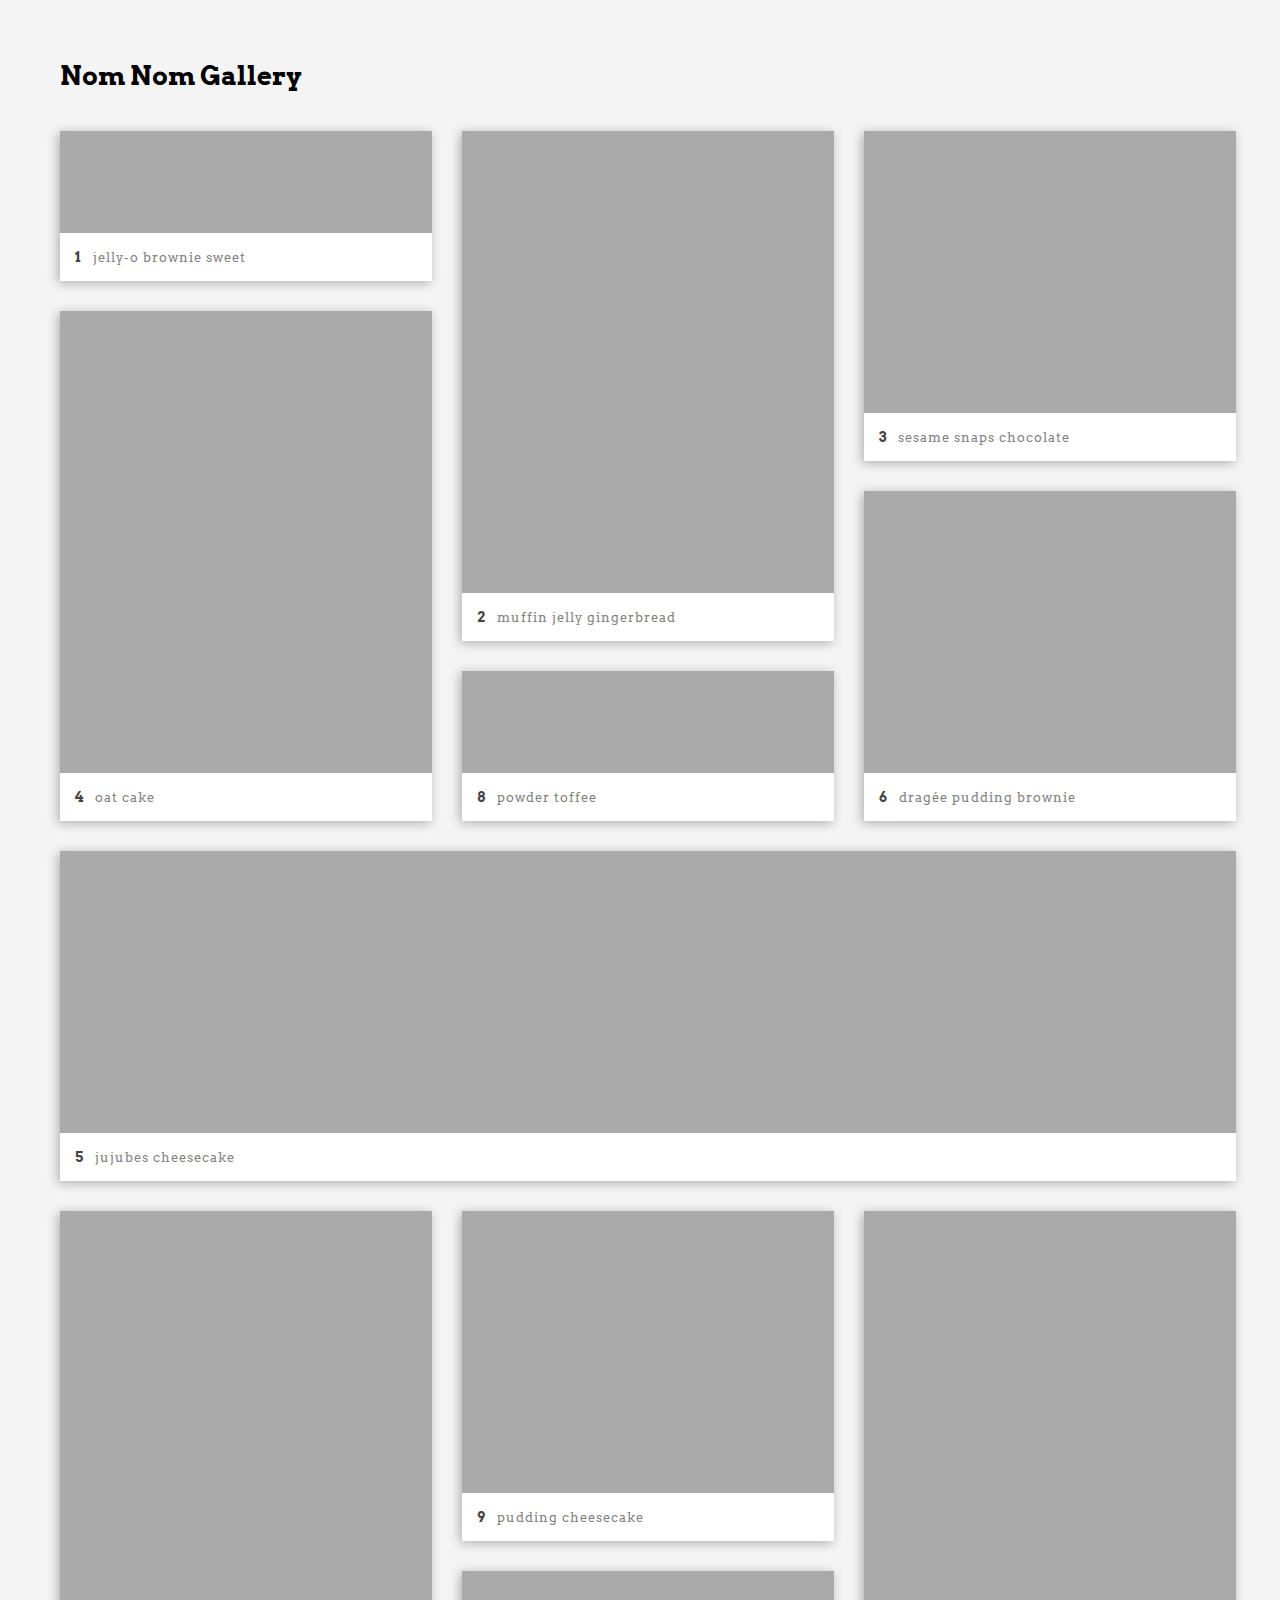
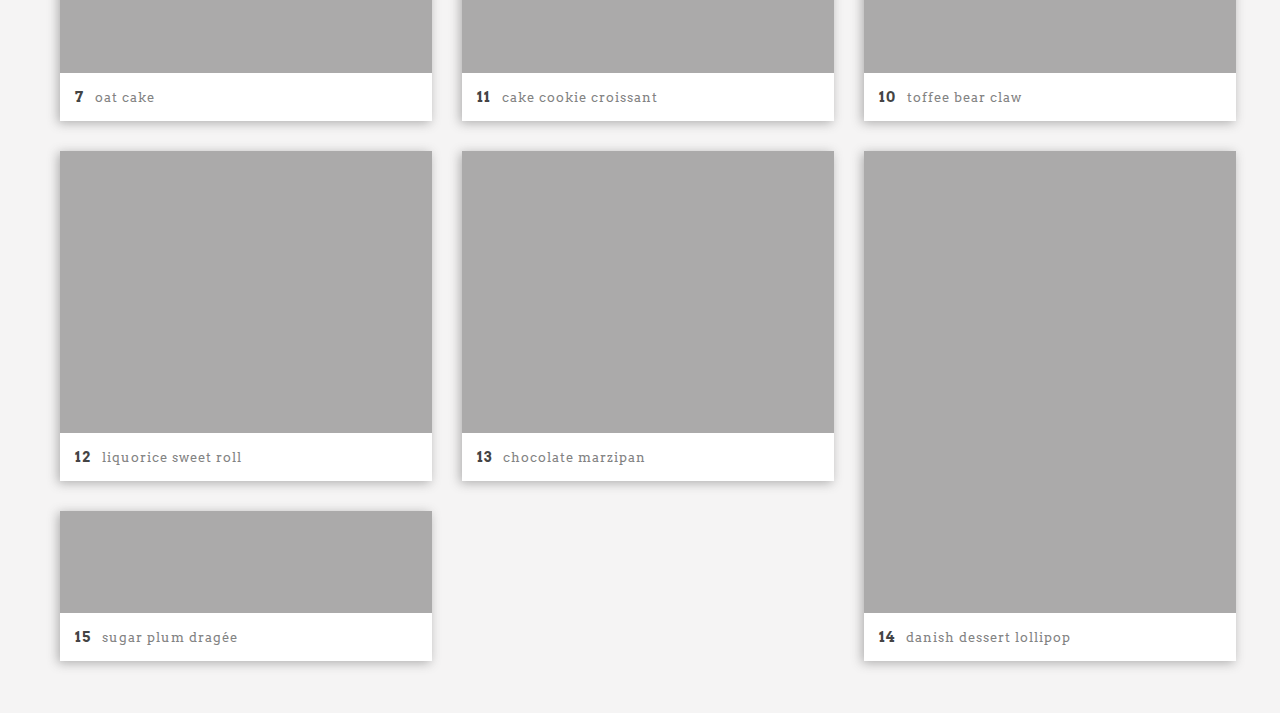
<file: gallery/index.html>
<!DOCTYPE html>
<html lang="en">
<head>
    <meta charset="UTF-8">
    <meta name="viewport" content="width=device-width, initial-scale=1.0">
    <meta http-equiv="X-UA-Compatible" content="ie=edge">
    <title>Document</title>
    <link rel="stylesheet" href="styles.css">
</head>
<body>

            <section class="section">
            <h1>Nom Nom Gallery</h1>
            <div class="grid">
                <div class="item">
                <div class="item__details">
                    jelly-o brownie sweet
                </div>
                </div>
                <div class="item item--large">
                <div class="item__details">
                    Muffin jelly gingerbread 
                </div>
                </div>
                <div class="item item--medium">
                <div class="item__details">
                    sesame snaps chocolate
                </div>
                </div>
                <div class="item item--large">
                <div class="item__details">
                    Oat cake
                </div>
                </div>
                <div class="item item--full">
                <div class="item__details">
                    jujubes cheesecake
                </div>
                </div>
                <div class="item item--medium">
                <div class="item__details">
                    Dragée pudding brownie
                </div>
                </div>
                <div class="item item--large">
                <div class="item__details">
                    Oat cake
                </div>
                </div>
                <div class="item">
                <div class="item__details">
                    powder toffee
                </div>
                </div>
                <div class="item item--medium">
                <div class="item__details">
                    pudding cheesecake
                </div>
                </div>
                <div class="item item--large">
                <div class="item__details">
                    toffee bear claw 
                </div>
                </div>
                <div class="item">
                <div class="item__details">
                    cake cookie croissant
                </div>
                </div>
                <div class="item item--medium">
                <div class="item__details">
                    liquorice sweet roll
                </div>
                </div>
                <div class="item item--medium">
                <div class="item__details">
                    chocolate marzipan
                </div>
                </div>
                <div class="item item--large">
                <div class="item__details">
                    danish dessert lollipop
                </div>
                </div>
                <div class="item">
                <div class="item__details">
                    sugar plum dragée
                </div>
                </div>
            </div>
            </div>
    
</body>
</html>
</file>
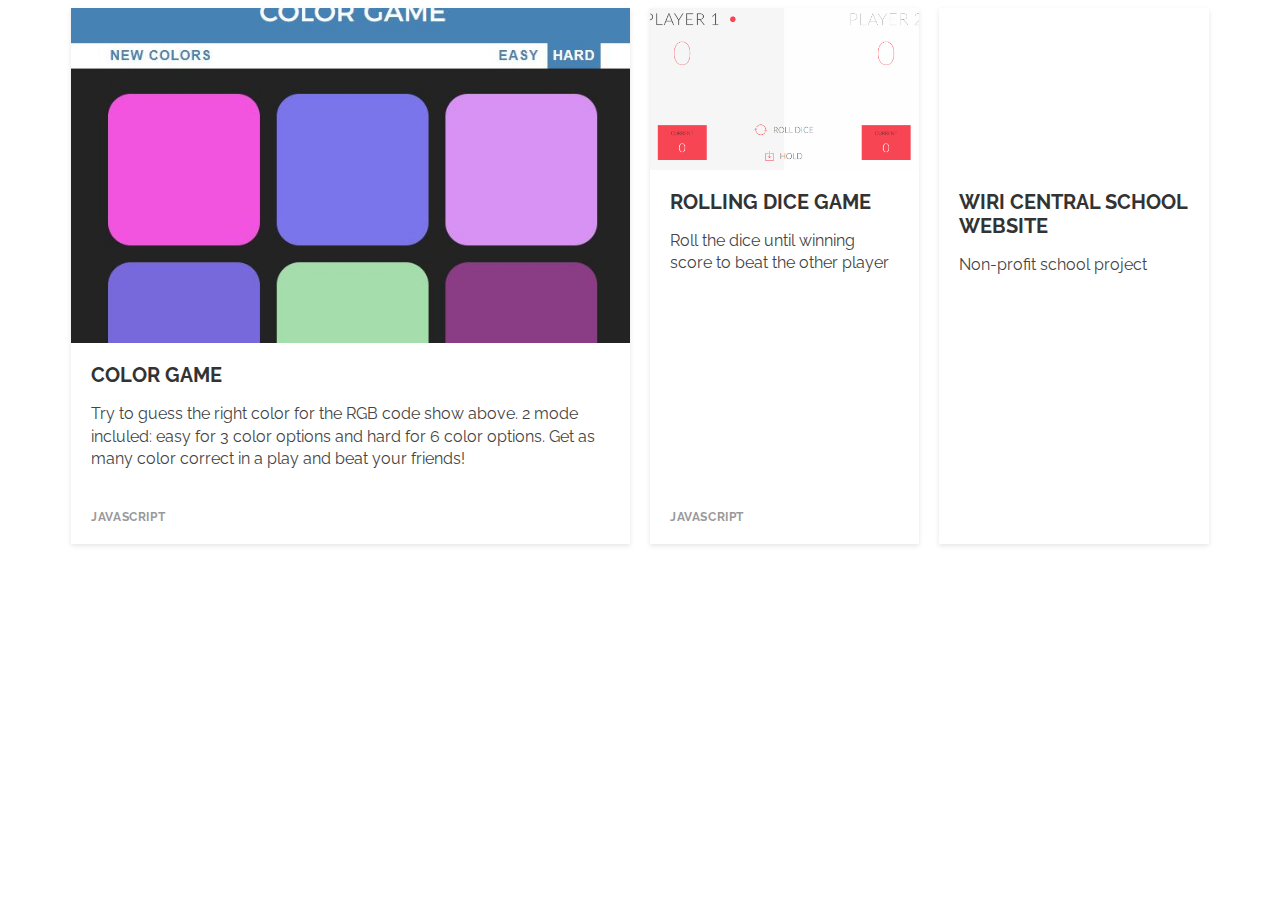
<file: projects/index.html>
<!DOCTYPE html>
<html lang="en">
<head>
    <meta charset="UTF-8">
    <meta name="viewport" content="width=device-width, initial-scale=1.0">
    <meta http-equiv="X-UA-Compatible" content="ie=edge">
    <title>Document</title>
    <link rel="stylesheet" href="styles.css">
    <link href="https://fonts.googleapis.com/css?family=Raleway:200,300,400,500,600,700,800" rel="stylesheet">
</head>
<body>
    <!-- Wrapper for card layout -->
    <div class="band">
        
        <!--  Grid item containing card 1 -->
        <div class="item-1">
        <a href="color-game" target="_blank" class="card">
            <div class="thumb" style="background-image: url('../img/color-game-tn.JPG');"></div>
            <article>
            <h1>COLOR GAME</h1>
            <p>Try to guess the right color for the RGB code show above. 2 mode incluled: easy for 3 color options and hard for 6 color options. Get as many color correct in a play and beat your friends!</p>
            <span>JavaScript</span>
            </article>
        </a>
        </div>
        
        <!--  Grid item containing card 2 -->
        <div class="item-2">
        <a href="pig-game" target="_blank" class="card">
            <div class="thumb" style="background-image: url('../img/pig-game-tn.png');"></div>
            <article>
            <h1>ROLLING DICE GAME</h1>
            <p>Roll the dice until winning score to beat the other player</p>
            <span>JavaScript</span>
            </article>
        </a>
        </div>
        
        <!--  Grid item containing card 3 -->
        <div class="item-3">
        <a href="http://www.wiricentral.website" class="card" target="blank">
            <div class="thumb"></div>
            <article>
            <h1>WIRI CENTRAL SCHOOL WEBSITE</h1>
            <P>Non-profit school project</P>
            <span></span>
            </article>
        </a>
        </div>
        
         <!-- Grid item containing a card 4
        <div class="item-4">
        <a href="#" class="card">
            <div class="thumb"></div>
            <article>
            <h1>Title</h1>
            <span>Author</span>
            </article>
        </a>
        </div>
        
         Grid item containing a card 5
        <div class="item-5">
        <a href="#" class="card">
            <div class="thumb"></div>
            <article>
            <h1>Title</h1>
            <span>Author</span>
            </article>
        </a>
        </div>
        
         Grid item containing a card 6
        <div class="item-6">
        <a href="#" class="card">
            <div class="thumb"></div>
            <article>
            <h1>Title</h1>
            <span>Author</span>
            </article>
        </a>
        </div>
        
         Grid item containing a card 7
        <div class="item-7">
        <a href="#" class="card">
            <div class="thumb"></div>
            <article>
            <h1>Title</h1>
            <span>Author</span>
            </article>
        </a>
        </div> -->
        
    </div> <!--band-->
</body>
</html>
</file>
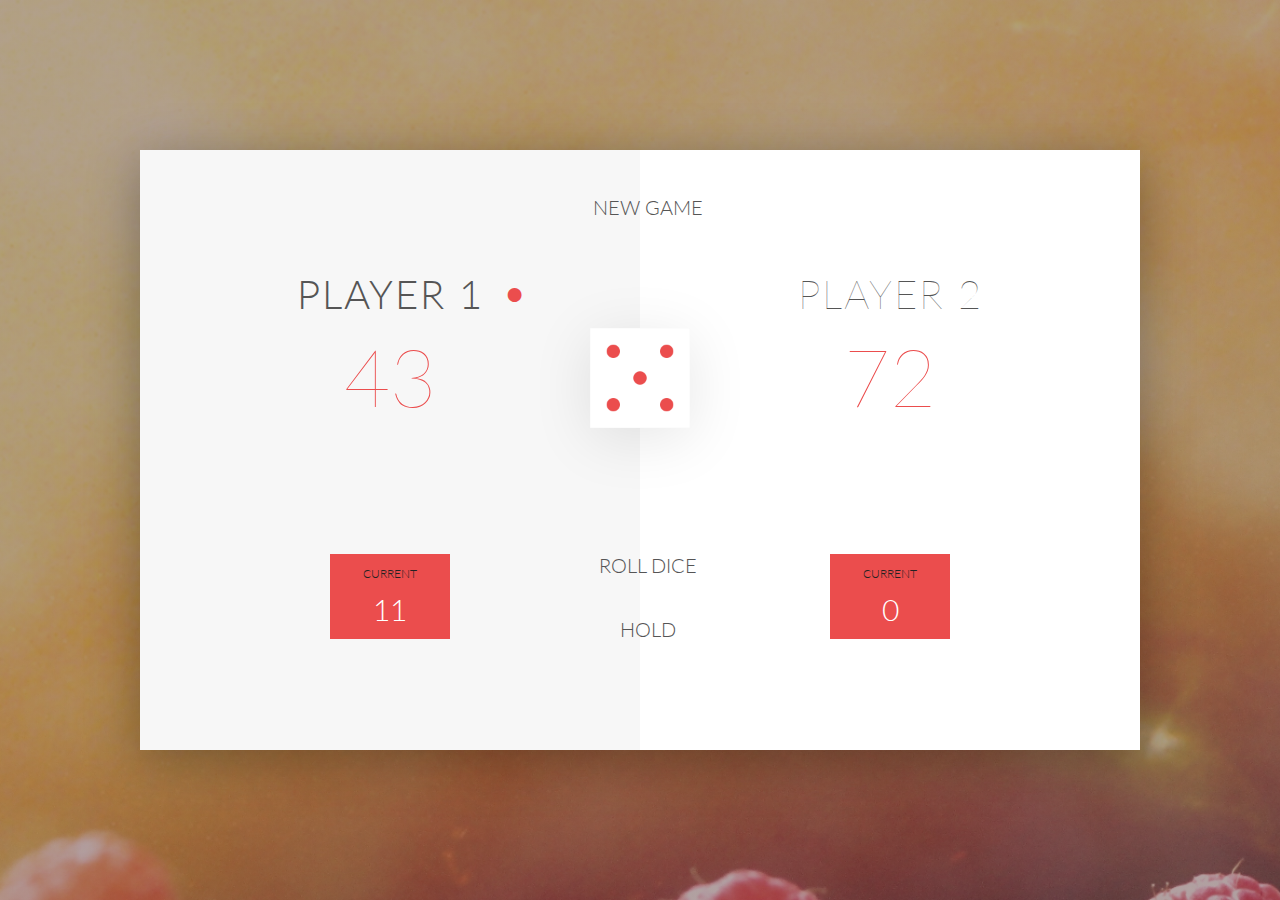
<file: projects/4-DOM-Pig-Game/index.html>
<!DOCTYPE html>
<html lang="en">
    <head>
        <meta charset="UTF-8">
        <link href="https://fonts.googleapis.com/css?family=Lato:100,300,600" rel="stylesheet" type="text/css">
        <link href="http://code.ionicframework.com/ionicons/2.0.1/css/ionicons.min.css" rel="stylesheet" type="text/css">
        <link type="text/css" rel="stylesheet" href="style.css">
        
        <title>Pig Game</title>
    </head>

    <body>
        <div class="wrapper clearfix">
            <div class="player-0-panel active">
                <div class="player-name" id="name-0">Player 1</div>
                <div class="player-score" id="score-0">43</div>
                <div class="player-current-box">
                    <div class="player-current-label">Current</div>
                    <div class="player-current-score" id="current-0">11</div>
                </div>
            </div>
            
            <div class="player-1-panel">
                <div class="player-name" id="name-1">Player 2</div>
                <div class="player-score" id="score-1">72</div>
                <div class="player-current-box">
                    <div class="player-current-label">Current</div>
                    <div class="player-current-score" id="current-1">0</div>
                </div>
            </div>
            
            <button class="btn-new"><i class="ion-ios-plus-outline"></i>New game</button>
            <button class="btn-roll"><i class="ion-ios-loop"></i>Roll dice</button>
            <button class="btn-hold"><i class="ion-ios-download-outline"></i>Hold</button>
            
            <img src="dice-5.png" alt="Dice" class="dice">
        </div>
        
        <script src="app.js"></script>
    </body>
</html>
</file>
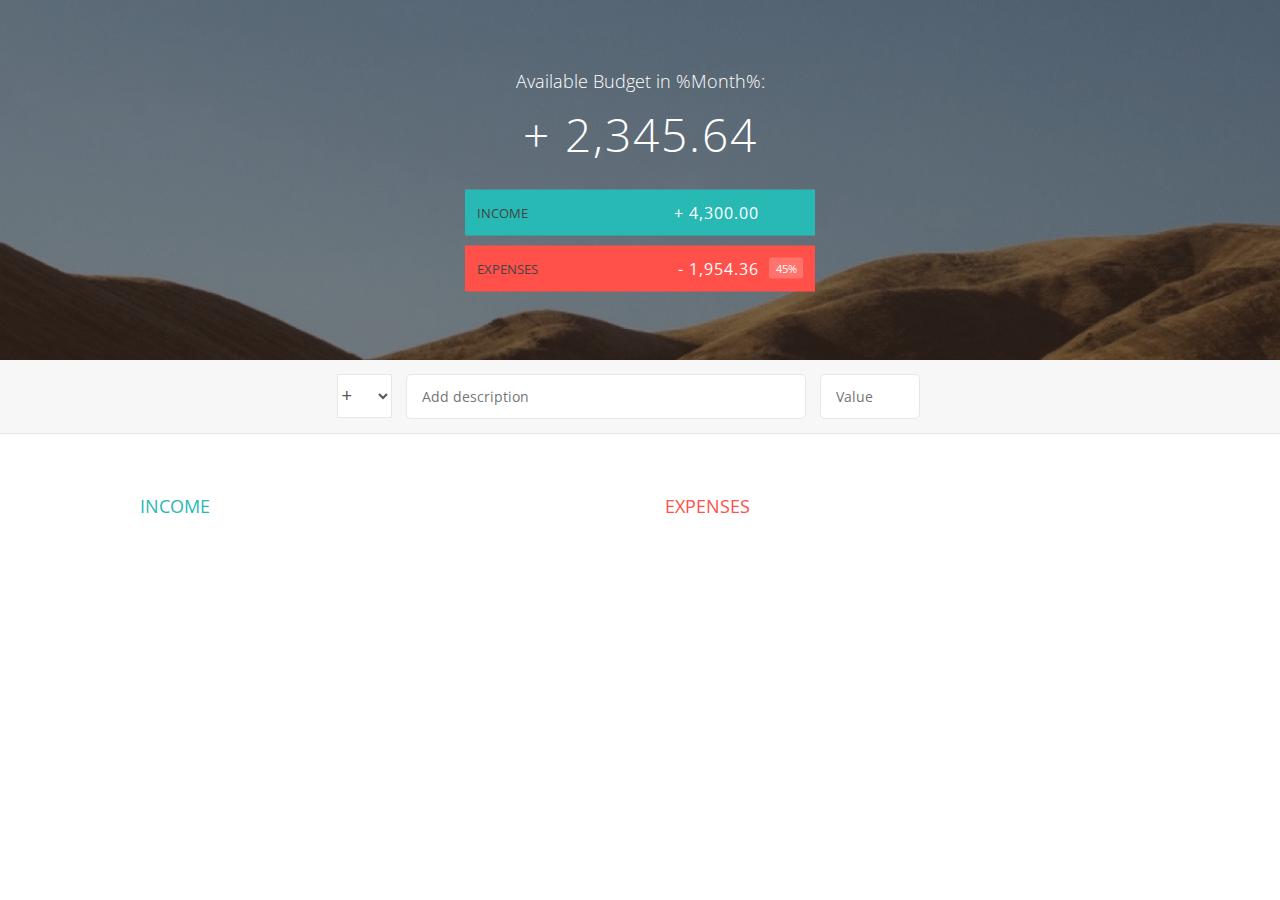
<file: projects/budget-app/index.html>
<!DOCTYPE html>
<html lang="en">
    <head>
        <meta charset="UTF-8">
        <link href="https://fonts.googleapis.com/css?family=Open+Sans:100,300,400,600" rel="stylesheet" type="text/css">
        <link href="http://code.ionicframework.com/ionicons/2.0.1/css/ionicons.min.css" rel="stylesheet" type="text/css">
        <link type="text/css" rel="stylesheet" href="style.css">
        <title>Budgety</title>
    </head>
    <body>
        
        <div class="top">
            <div class="budget">
                <div class="budget__title">
                    Available Budget in <span class="budget__title--month">%Month%</span>:
                </div>
                
                <div class="budget__value">+ 2,345.64</div>
                
                <div class="budget__income clearfix">
                    <div class="budget__income--text">Income</div>
                    <div class="right">
                        <div class="budget__income--value">+ 4,300.00</div>
                        <div class="budget__income--percentage">&nbsp;</div>
                    </div>
                </div>
                
                <div class="budget__expenses clearfix">
                    <div class="budget__expenses--text">Expenses</div>
                    <div class="right clearfix">
                        <div class="budget__expenses--value">- 1,954.36</div>
                        <div class="budget__expenses--percentage">45%</div>
                    </div>
                </div>
            </div>
        </div>
        
        
        
        <div class="bottom">
            <div class="add">
                <div class="add__container">
                    <select class="add__type">
                        <option value="inc" selected>+</option>
                        <option value="exp">-</option>
                    </select>
                    <input type="text" class="add__description" placeholder="Add description">
                    <input type="number" class="add__value" placeholder="Value">
                    <button class="add__btn"><i class="ion-ios-checkmark-outline"></i></button>
                </div>
            </div>
            
            <div class="container clearfix">
                <div class="income">
                    <h2 class="icome__title">Income</h2>
                    
                    <div class="income__list">
                       
                        <!--
                        <div class="item clearfix" id="income-0">
                            <div class="item__description">Salary</div>
                            <div class="right clearfix">
                                <div class="item__value">+ 2,100.00</div>
                                <div class="item__delete">
                                    <button class="item__delete--btn"><i class="ion-ios-close-outline"></i></button>
                                </div>
                            </div>
                        </div>
                        
                        <div class="item clearfix" id="income-1">
                            <div class="item__description">Sold car</div>
                            <div class="right clearfix">
                                <div class="item__value">+ 1,500.00</div>
                                <div class="item__delete">
                                    <button class="item__delete--btn"><i class="ion-ios-close-outline"></i></button>
                                </div>
                            </div>
                        </div>
                        -->
                        
                    </div>
                </div>
                
                
                
                <div class="expenses">
                    <h2 class="expenses__title">Expenses</h2>
                    
                    <div class="expenses__list">
                       
                        <!--
                        <div class="item clearfix" id="expense-0">
                            <div class="item__description">Apartment rent</div>
                            <div class="right clearfix">
                                <div class="item__value">- 900.00</div>
                                <div class="item__percentage">21%</div>
                                <div class="item__delete">
                                    <button class="item__delete--btn"><i class="ion-ios-close-outline"></i></button>
                                </div>
                            </div>
                        </div>

                        <div class="item clearfix" id="expense-1">
                            <div class="item__description">Grocery shopping</div>
                            <div class="right clearfix">
                                <div class="item__value">- 435.28</div>
                                <div class="item__percentage">10%</div>
                                <div class="item__delete">
                                    <button class="item__delete--btn"><i class="ion-ios-close-outline"></i></button>
                                </div>
                            </div>
                        </div>
                        -->
                        
                    </div>
                </div>
            </div>
            
            
        </div>
        
        <script src="app.js"></script>
    </body>
</html>
</file>
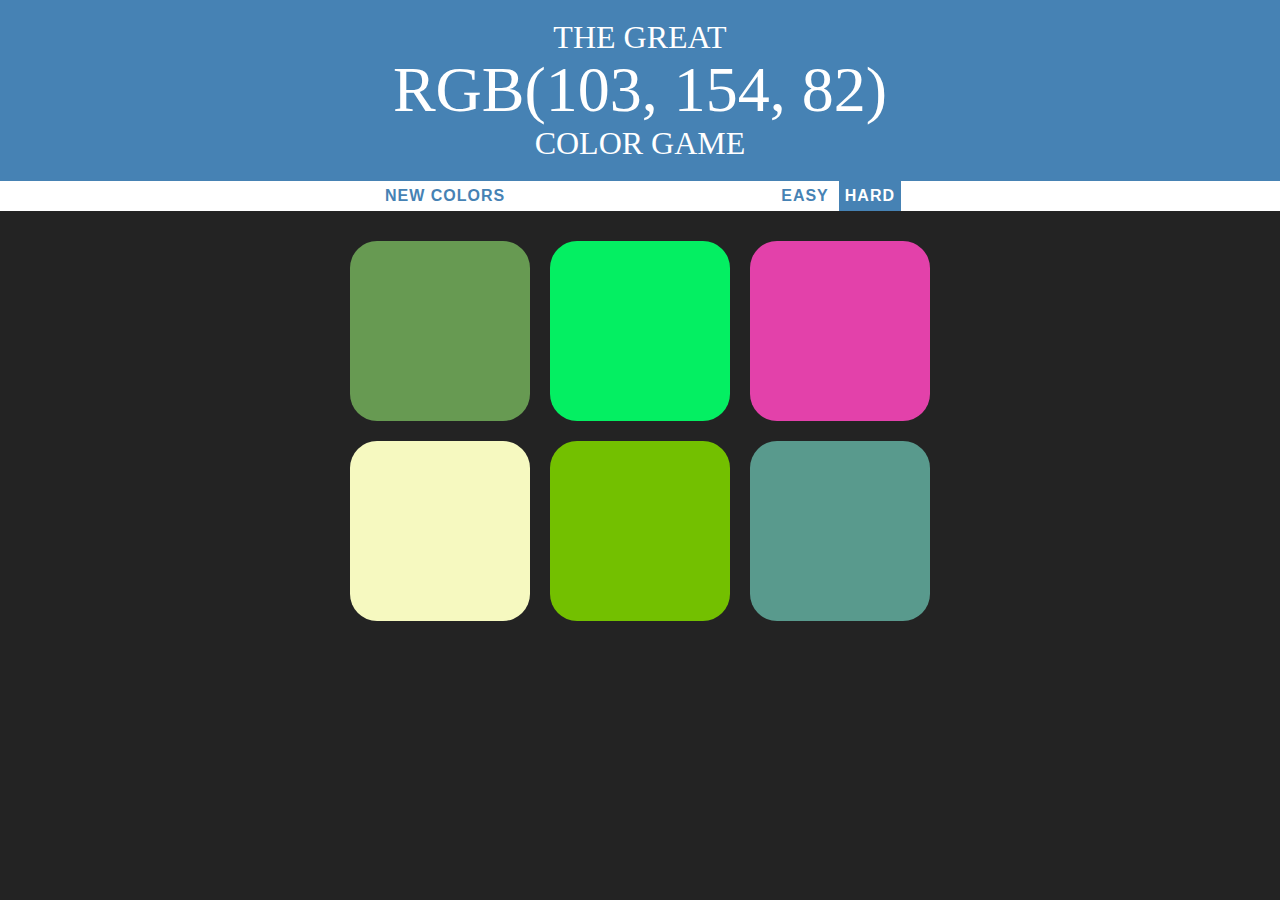
<file: projects/color-game/index.html>
<!DOCTYPE html>
<html>
<head>
	<title>Color Game</title>
	<link rel="stylesheet" type="text/css" href="colorGame-styles.css">
</head>
<body>
<h1>
	The Great 
	<br>
	<span id="colorDisplay">RGB</span> 
	<br>
	Color Game
</h1>

<div id="stripe">
	<button id="reset">New Colors</button>
	<span id="message"></span>
	<button class="mode">Easy</button>
	<button class="mode selected">Hard</button>
</div>

	<div id="container">
		<div class="square"></div>
		<div class="square"></div>
		<div class="square"></div>
		<div class="square"></div>
		<div class="square"></div>
		<div class="square"></div>
	</div>

<script type="text/javascript" src="colorGame-app.js"></script>
</body>
</html>
</file>
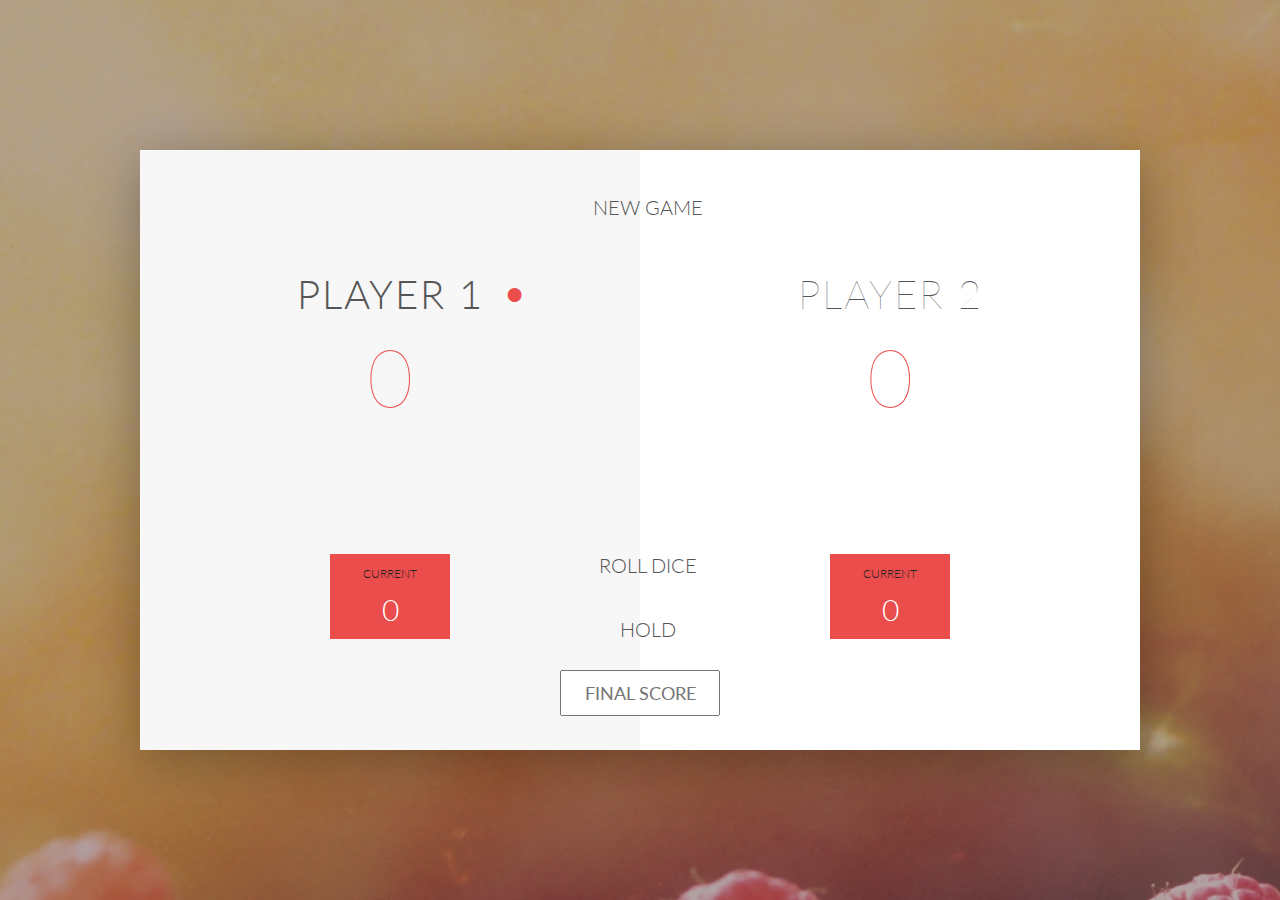
<file: projects/pig-game/index.html>
<!DOCTYPE html>
<html lang="en">
    <head>
        <meta charset="UTF-8">
        <link href="https://fonts.googleapis.com/css?family=Lato:100,300,600" rel="stylesheet" type="text/css">
        <link href="http://code.ionicframework.com/ionicons/2.0.1/css/ionicons.min.css" rel="stylesheet" type="text/css">
        <link href="pigGame-styles.css" rel="stylesheet" type="text/css">
        
        <title>Pig Game</title>
    </head>

    <body>
        <div class="wrapper clearfix">
            <div class="player-0-panel active">
                <div class="player-name" id="name-0">Player 1</div>
                <div class="player-score" id="score-0">43</div>
                <div class="player-current-box">
                    <div class="player-current-label">Current</div>
                    <div class="player-current-score" id="current-0">11</div>
                </div>
            </div>
            
            <div class="player-1-panel">
                <div class="player-name" id="name-1">Player 2</div>
                <div class="player-score" id="score-1">72</div>
                <div class="player-current-box">
                    <div class="player-current-label">Current</div>
                    <div class="player-current-score" id="current-1">0</div>
                </div>
            </div>
            
            <button class="btn-new"><i class="ion-ios-plus-outline"></i>New game</button>
            <button class="btn-roll"><i class="ion-ios-loop"></i>Roll dice</button>
            <button class="btn-hold"><i class="ion-ios-download-outline"></i>Hold</button>
            <input type="text" placeholder="Final Score" class="final-score">
            
            <img src="img/dice-5.png" alt="Dice" class="dice">
        </div>
        
        <script src="pigGame-app.js"></script>
    </body>
</html>
</file>
<file: gallery/styles.css>
@import url("https://fonts.googleapis.com/css?family=Arvo");
body,
html {
  display: flex;
  justify-content: center;
  align-items: center;
  position: relative;
  width: 100%;
  height: 100%;
  background: #f5f4f4;
  font-size: 13px;
  font-family: 'Arvo', monospace;
}
@supports (display: grid) {
  body,
  html {
    display: block;
  }
}

.message {
  border: 1px solid #d2d0d0;
  padding: 2em;
  font-size: 1.7vw;
  box-shadow: -2px 2px 10px 0px rgba(68, 68, 68, 0.4);
}
@supports (display: grid) {
  .message {
    display: none;
  }
}

.section {
  display: none;
  padding: 2rem;
}
@media screen and (min-width: 768px) {
  .section {
    padding: 4rem;
  }
}
@supports (display: grid) {
  .section {
    display: block;
  }
}

h1 {
  font-size: 2rem;
  margin: 0 0 1.5em;
}

.grid {
  display: grid;
  grid-gap: 30px;
  grid-template-columns: repeat(auto-fit, minmax(300px, 1fr));
  grid-auto-rows: 150px;
  grid-auto-flow: row dense;
}

.item {
  position: relative;
  display: flex;
  flex-direction: column;
  justify-content: flex-end;
  box-sizing: border-box;
  background: #0c9a9a;
  color: #fff;
  grid-column-start: auto;
  grid-row-start: auto;
  color: #fff;
  background: url("https://images.unsplash.com/photo-1470124182917-cc6e71b22ecc?dpr=2&auto=format&fit=crop&w=1500&h=1000&q=80&cs=tinysrgb&crop=");
  background-size: cover;
  background-position: center;
  box-shadow: -2px 2px 10px 0px rgba(68, 68, 68, 0.4);
  transition: -webkit-transform 0.3s ease-in-out;
  transition: transform 0.3s ease-in-out;
  transition: transform 0.3s ease-in-out, -webkit-transform 0.3s ease-in-out;
  cursor: pointer;
  counter-increment: item-counter;
}
.item:nth-of-type(3n) {
  background-image: url("https://images.unsplash.com/photo-1422255198496-21531f12a6e8?dpr=2&auto=format&fit=crop&w=1500&h=996&q=80&cs=tinysrgb&crop=");
}
.item:nth-of-type(4n) {
  background-image: url("https://images.unsplash.com/photo-1490914327627-9fe8d52f4d90?dpr=2&auto=format&fit=crop&w=1500&h=2250&q=80&cs=tinysrgb&crop=");
}
.item:nth-of-type(5n) {
  background-image: url("https://images.unsplash.com/photo-1476097297040-79e9e1603142?dpr=2&auto=format&fit=crop&w=1500&h=1000&q=80&cs=tinysrgb&crop=");
}
.item:nth-of-type(6n) {
  background-image: url("https://images.unsplash.com/photo-1464652149449-f3b8538144aa?dpr=2&auto=format&fit=crop&w=1500&h=1000&q=80&cs=tinysrgb&crop=");
}
.item:after {
  content: '';
  position: absolute;
  width: 100%;
  height: 100%;
  background-color: black;
  opacity: 0.3;
  transition: opacity 0.3s ease-in-out;
}
.item:hover {
  -webkit-transform: scale(1.05);
          transform: scale(1.05);
}
.item:hover:after {
  opacity: 0;
}
.item--medium {
  grid-row-end: span 2;
}
.item--large {
  grid-row-end: span 3;
}
.item--full {
  grid-column-end: auto;
}
@media screen and (min-width: 768px) {
  .item--full {
    grid-column: 1/-1;
    grid-row-end: span 2;
  }
}
.item__details {
  position: relative;
  z-index: 1;
  padding: 15px;
  color: #444;
  background: #fff;
  text-transform: lowercase;
  letter-spacing: 1px;
  color: #828282;
}
.item__details:before {
  content: counter(item-counter);
  font-weight: bold;
  font-size: 1.1rem;
  padding-right: 0.5em;
  color: #444;
}
</file>
<file: projects/styles.css>
/*=================
wrapper band layout
=================*/
body {
  font-family: 'Raleway';
}

.band {
    width: 90%;
    max-width: 1240px;
    margin: 0 auto;
    display: grid;
    grid-template-columns: 1fr;
    grid-template-rows: auto;
    grid-gap: 20px;
  }
  
  /*===============
  Responsive layout
  ===============*/
  @media screen and (min-width: 500px) {
    .band {
      grid-template-columns: 1fr 1fr;
    }
    .item-1 {
      grid-column: 1 / span 2;
    }
  }
  
  @media screen and (min-width: 850px) {
    .band {
      grid-template-columns: repeat(4, 1fr);
    }
  }
  
  /*=============================== 
  Style for each card using flexbox
  ================================*/
  .card {
    background: white;
    text-decoration: none;
    color: #444;
    box-shadow: 0 2px 5px rgba(0,0,0,0.1);
    display: flex;
    flex-direction: column;
    min-height: 100%;
    position: relative;
    top: 0;
    transition: all .1s ease-in;
  }
  
  /* transition effect for card */
  .card:hover {
    top: -2px;
    box-shadow: 0 4px 5px rgba(0,0,0,0.3)
  }
  
  /* Article position */
  article {
    padding: 20px;
  }
  
  /* typography */
  .card h1 {
    font-size: 20px;
    margin: 0;
    color: #333;
  }
  
  .card p { 
    line-height: 1.4;
    flex: 1; /*make p grow to the remaining space*/
  }
   
  .card span {
    font-size: 12px;
    font-weight: bold;
    color: #999;
    text-transform: uppercase;
    letter-spacing: .05em;
    margin: 2em 0 0 0;
  }
  
  /* thumbnail image for each card */
  .card .thumb {
    padding-bottom: 60%;
    background-size: cover;
    background-position: center center;
  }
  
  .card > article {
    padding: 20px;
    flex: 1;
    display: flex;
    flex-direction: column;
    justify-content: space-between;
  }
</file>
<file: projects/4-DOM-Pig-Game/style.css>
/**********************************************
*** GENERAL
**********************************************/

* {
    margin: 0;
    padding: 0;
    box-sizing: border-box;
    
}

.clearfix::after {
    content: "";
    display: table;
    clear: both;
}

body {
    background-image: linear-gradient(rgba(62, 20, 20, 0.4), rgba(62, 20, 20, 0.4)), url(back.jpg);
    background-size: cover;
    background-position: center;
    font-family: Lato;
    font-weight: 300;
    position: relative;
    height: 100vh;
    color: #555;
}

.wrapper {
    width: 1000px;
    position: absolute;
    top: 50%;
    left: 50%;
    transform: translate(-50%, -50%);
    background-color: #fff;
    box-shadow: 0px 10px 50px rgba(0, 0, 0, 0.3);
    overflow: hidden;
}

.player-0-panel,
.player-1-panel {
    width: 50%;
    float: left;
    height: 600px;
    padding: 100px;
}



/**********************************************
*** PLAYERS
**********************************************/

.player-name {
    font-size: 40px;
    text-align: center;
    text-transform: uppercase;
    letter-spacing: 2px;
    font-weight: 100;
    margin-top: 20px;
    margin-bottom: 10px;
    position: relative;
}

.player-score {
    text-align: center;
    font-size: 80px;
    font-weight: 100;
    color: #EB4D4D;
    margin-bottom: 130px;
}

.active { background-color: #f7f7f7; }
.active .player-name { font-weight: 300; }

.active .player-name::after {
    content: "\2022";
    font-size: 47px;
    position: absolute;
    color: #EB4D4D;
    top: -7px;
    right: 10px;
    
}

.player-current-box {
    background-color: #EB4D4D;
    color: #fff;
    width: 40%;
    margin: 0 auto;
    padding: 12px;
    text-align: center;
}

.player-current-label {
    text-transform: uppercase;
    margin-bottom: 10px;
    font-size: 12px;
    color: #222;
}

.player-current-score {
    font-size: 30px;
}

button {
    position: absolute;
    width: 200px;
    left: 50%;
    transform: translateX(-50%);
    color: #555;
    background: none;
    border: none;
    font-family: Lato;
    font-size: 20px;
    text-transform: uppercase;
    cursor: pointer;
    font-weight: 300;
    transition: background-color 0.3s, color 0.3s;
}

button:hover { font-weight: 600; }
button:hover i { margin-right: 20px; }

button:focus {
    outline: none;
}

i {
    color: #EB4D4D;
    display: inline-block;
    margin-right: 15px;
    font-size: 32px;
    line-height: 1;
    vertical-align: text-top;
    margin-top: -4px;
    transition: margin 0.3s;
}

.btn-new { top: 45px;}
.btn-roll { top: 403px;}
.btn-hold { top: 467px;}

.dice {
    position: absolute;
    left: 50%;
    top: 178px;
    transform: translateX(-50%);
    height: 100px;
    box-shadow: 0px 10px 60px rgba(0, 0, 0, 0.10);
}

.winner { background-color: #f7f7f7; }
.winner .player-name { font-weight: 300; color: #EB4D4D; }
</file>
<file: projects/budget-app/style.css>
/**********************************************
*** GENERAL
**********************************************/

* {
    margin: 0;
    padding: 0;
    box-sizing: border-box;
}

.clearfix::after {
    content: "";
    display: table;
    clear: both;
}

body {
    color: #555;
    font-family: Open Sans;
    font-size: 16px;
    position: relative;
    height: 100vh;
    font-weight: 400;
}

.right { float: right; }
.red { color: #FF5049 !important; }
.red-focus:focus { border: 1px solid #FF5049 !important; }

/**********************************************
*** TOP PART
**********************************************/

.top {
    height: 40vh;
    background-image: linear-gradient(rgba(0, 0, 0, 0.35), rgba(0, 0, 0, 0.35)), url(back.png);
    background-size: cover;
    background-position: center;
    position: relative;
}

.budget {
    position: absolute;
    width: 350px;
    top: 50%;
    left: 50%;
    transform: translate(-50%, -50%);
    color: #fff;
}

.budget__title {
    font-size: 18px;
    text-align: center;
    margin-bottom: 10px;
    font-weight: 300;
}

.budget__value {
    font-weight: 300;
    font-size: 46px;
    text-align: center;
    margin-bottom: 25px;
    letter-spacing: 2px;
}

.budget__income,
.budget__expenses {
    padding: 12px;
    text-transform: uppercase;
}

.budget__income {
    margin-bottom: 10px;
    background-color: #28B9B5;
}

.budget__expenses {
    background-color: #FF5049;
}

.budget__income--text,
.budget__expenses--text {
    float: left;
    font-size: 13px;
    color: #444;
    margin-top: 2px;
}

.budget__income--value,
.budget__expenses--value {
    letter-spacing: 1px;
    float: left;
}

.budget__income--percentage,
.budget__expenses--percentage {
    float: left;
    width: 34px;
    font-size: 11px;
    padding: 3px 0;
    margin-left: 10px;
}

.budget__expenses--percentage {
    background-color: rgba(255, 255, 255, 0.2);
    text-align: center;
    border-radius: 3px;
}


/**********************************************
*** BOTTOM PART
**********************************************/

/***** FORM *****/
.add {
    padding: 14px;
    border-bottom: 1px solid #e7e7e7;
    background-color: #f7f7f7;
}

.add__container {
    margin: 0 auto;
    text-align: center;
}

.add__type {
    width: 55px;
    border: 1px solid #e7e7e7;
    height: 44px;
    font-size: 18px;
    color: inherit;
    background-color: #fff;
    margin-right: 10px;
    font-weight: 300;
    transition: border 0.3s;
}

.add__description,
.add__value {
    border: 1px solid #e7e7e7;
    background-color: #fff;
    color: inherit;
    font-family: inherit;
    font-size: 14px;
    padding: 12px 15px;
    margin-right: 10px;
    border-radius: 5px;
    transition: border 0.3s;
}

.add__description { width: 400px;}
.add__value { width: 100px;}

.add__btn {
    font-size: 35px;
    background: none;
    border: none;
    color: #28B9B5;
    cursor: pointer;
    display: inline-block;
    vertical-align: middle;
    line-height: 1.1;
    margin-left: 10px;
}

.add__btn:active { transform: translateY(2px); }

.add__type:focus,
.add__description:focus,
.add__value:focus {
    outline: none;
    border: 1px solid #28B9B5;
}

.add__btn:focus { outline: none; }

/***** LISTS *****/
.container {
    width: 1000px;
    margin: 60px auto;
}

.income {
    float: left;
    width: 475px;
    margin-right: 50px;
}

.expenses {
    float: left;
    width: 475px;
}

h2 {
    text-transform: uppercase;
    font-size: 18px;
    font-weight: 400;
    margin-bottom: 15px;
}

.icome__title { color: #28B9B5; }
.expenses__title { color: #FF5049; }

.item {
    padding: 13px;
    border-bottom: 1px solid #e7e7e7;
}

.item:first-child { border-top: 1px solid #e7e7e7; }
.item:nth-child(even) { background-color: #f7f7f7; }

.item__description {
    float: left;
}

.item__value {
    float: left;
    transition: transform 0.3s;
}

.item__percentage {
    float: left;
    margin-left: 20px;
    transition: transform 0.3s;
    font-size: 11px;
    background-color: #FFDAD9;
    padding: 3px;
    border-radius: 3px;
    width: 32px;
    text-align: center;
}

.income .item__value,
.income .item__delete--btn {
    color: #28B9B5;
}

.expenses .item__value,
.expenses .item__percentage,
.expenses .item__delete--btn {
    color: #FF5049;
}


.item__delete {
    float: left;
}

.item__delete--btn {
    font-size: 22px;
    background: none;
    border: none;
    cursor: pointer;
    display: inline-block;
    vertical-align: middle;
    line-height: 1;
    display: none;
}

.item__delete--btn:focus { outline: none; }
.item__delete--btn:active { transform: translateY(2px); }

.item:hover .item__delete--btn { display: block; }
.item:hover .item__value { transform: translateX(-20px); }
.item:hover .item__percentage { transform: translateX(-20px); }


.unpaid {
    background-color: #FFDAD9 !important;
    cursor: pointer;
    color: #FF5049;

}

.unpaid .item__percentage { box-shadow: 0 2px 6px 0 rgba(0, 0, 0, 0.1); }
.unpaid:hover .item__description { font-weight: 900; }
</file>
<file: projects/color-game/colorGame-styles.css>
body {
	background-color: #232323;
	margin: 0;
	font-family: "Montserrat", "Avenir";
}

.square {
	width: 30%;
	background: purple;
	padding-bottom: 30%;
	float: left;
	margin: 1.66%;
	border-radius: 15%;
	transition: background 0.6s;
	-webkit-transition: background 0.6s;
	-moz-transition: background 0.6s;
}

#container {
	margin: 20px auto;
	max-width: 600px;
}

h1 {
	text-align: center;
	line-height: 1.1;
	font-weight: normal;
	color: white;
	background: steelblue;
	margin: 0;
	text-transform: uppercase;
	padding: 20px 0;
}

#colorDisplay {
	font-size: 200%;
}

#message {
	display: inline-block;
	width: 20%;
}

#stripe {
	background: white;
	height: 30px;
	text-align: center;
	color: black;
}

.selected {
	color: white;
	background: steelblue;
}

button {
	border: none;
	background: none;
	text-transform: uppercase;
	height: 100%;
	font-weight: 700;
	color: steelblue;
	letter-spacing: 1px;
	font-size: inherit;
	transition: all 0.3s;
	-webkit-transition: all 0.3s;
	-moz-transition: all 0.3s;
	outline: none;
}

button:hover {
	color: white;
	background: steelblue;
}
</file>
<file: projects/pig-game/pigGame-styles.css>
/**********************************************
*** GENERAL
**********************************************/

.final-score {
    position: absolute;
    left: 50%;
    transform: translateX(-50%);
    top: 520px;
    color: #555;
    font-size: 18px;
    font-family: 'Lato';
    text-align: center;
    padding: 10px;
    width: 160px;
    text-transform: uppercase;
}

.final-score:focus {
    outline: none;
}

* {
    margin: 0;
    padding: 0;
    box-sizing: border-box;
    
}

.clearfix::after {
    content: "";
    display: table;
    clear: both;
}

body {
    background-image: linear-gradient(rgba(62, 20, 20, 0.4), rgba(62, 20, 20, 0.4)), url(img/back.jpg);
    background-size: cover;
    background-position: center;
    font-family: Lato;
    font-weight: 300;
    position: relative;
    height: 100vh;
    color: #555;
}

.wrapper {
    width: 1000px;
    position: absolute;
    top: 50%;
    left: 50%;
    transform: translate(-50%, -50%);
    background-color: #fff;
    box-shadow: 0px 10px 50px rgba(0, 0, 0, 0.3);
    overflow: hidden;
}

.player-0-panel,
.player-1-panel {
    width: 50%;
    float: left;
    height: 600px;
    padding: 100px;
}



/**********************************************
*** PLAYERS
**********************************************/

.player-name {
    font-size: 40px;
    text-align: center;
    text-transform: uppercase;
    letter-spacing: 2px;
    font-weight: 100;
    margin-top: 20px;
    margin-bottom: 10px;
    position: relative;
}

.player-score {
    text-align: center;
    font-size: 80px;
    font-weight: 100;
    color: #EB4D4D;
    margin-bottom: 130px;
}

.active { background-color: #f7f7f7; }
.active .player-name { font-weight: 300; }

.active .player-name::after {
    content: "\2022";
    font-size: 47px;
    position: absolute;
    color: #EB4D4D;
    top: -7px;
    right: 10px;
    
}

.player-current-box {
    background-color: #EB4D4D;
    color: #fff;
    width: 40%;
    margin: 0 auto;
    padding: 12px;
    text-align: center;
}

.player-current-label {
    text-transform: uppercase;
    margin-bottom: 10px;
    font-size: 12px;
    color: #222;
}

.player-current-score {
    font-size: 30px;
}

button {
    position: absolute;
    width: 200px;
    left: 50%;
    transform: translateX(-50%);
    color: #555;
    background: none;
    border: none;
    font-family: Lato;
    font-size: 20px;
    text-transform: uppercase;
    cursor: pointer;
    font-weight: 300;
    transition: background-color 0.3s, color 0.3s;
}

button:hover { font-weight: 600; }
button:hover i { margin-right: 20px; }

button:focus {
    outline: none;
}

i {
    color: #EB4D4D;
    display: inline-block;
    margin-right: 15px;
    font-size: 32px;
    line-height: 1;
    vertical-align: text-top;
    margin-top: -4px;
    transition: margin 0.3s;
}

.btn-new { top: 45px;}
.btn-roll { top: 403px;}
.btn-hold { top: 467px;}

.dice {
    position: absolute;
    left: 50%;
    top: 178px;
    transform: translateX(-50%);
    height: 100px;
    box-shadow: 0px 10px 60px rgba(0, 0, 0, 0.10);
}

.winner { background-color: #f7f7f7; }
.winner .player-name { font-weight: 300; color: #EB4D4D; }
</file>
